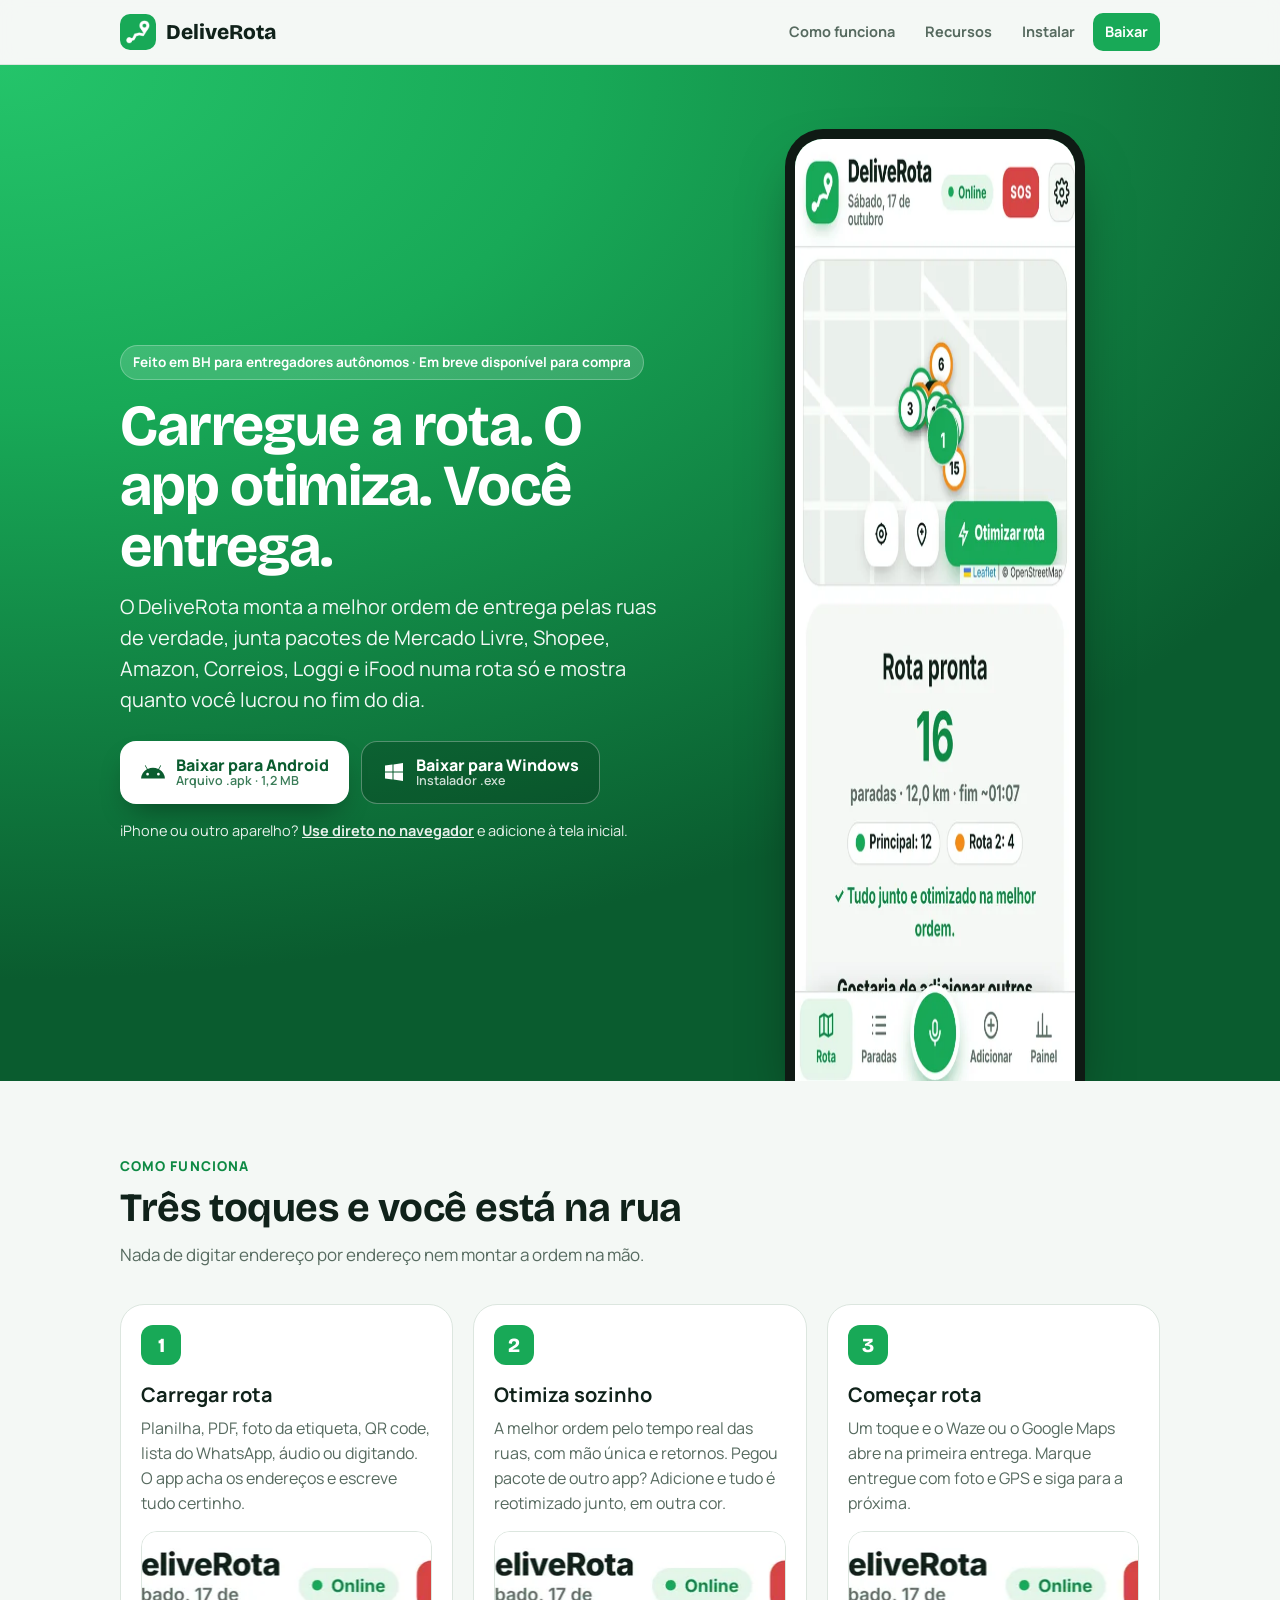
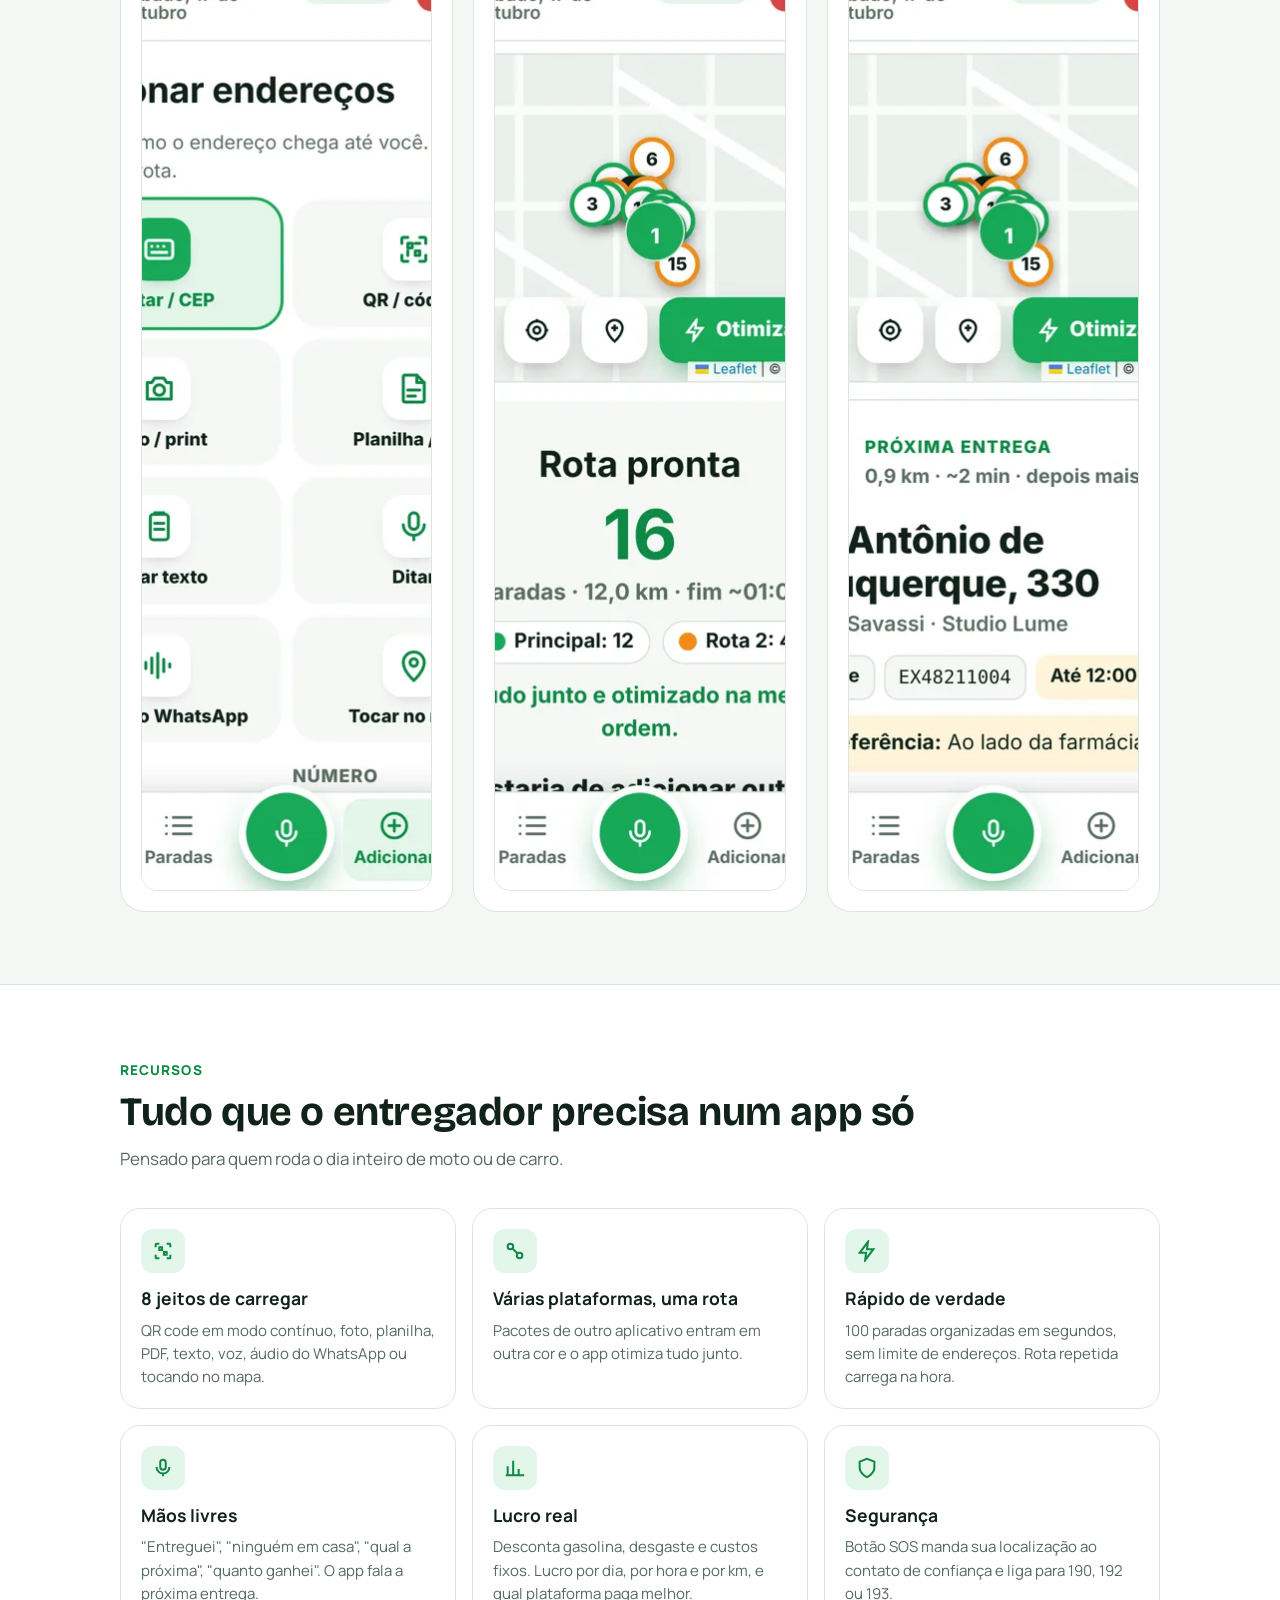
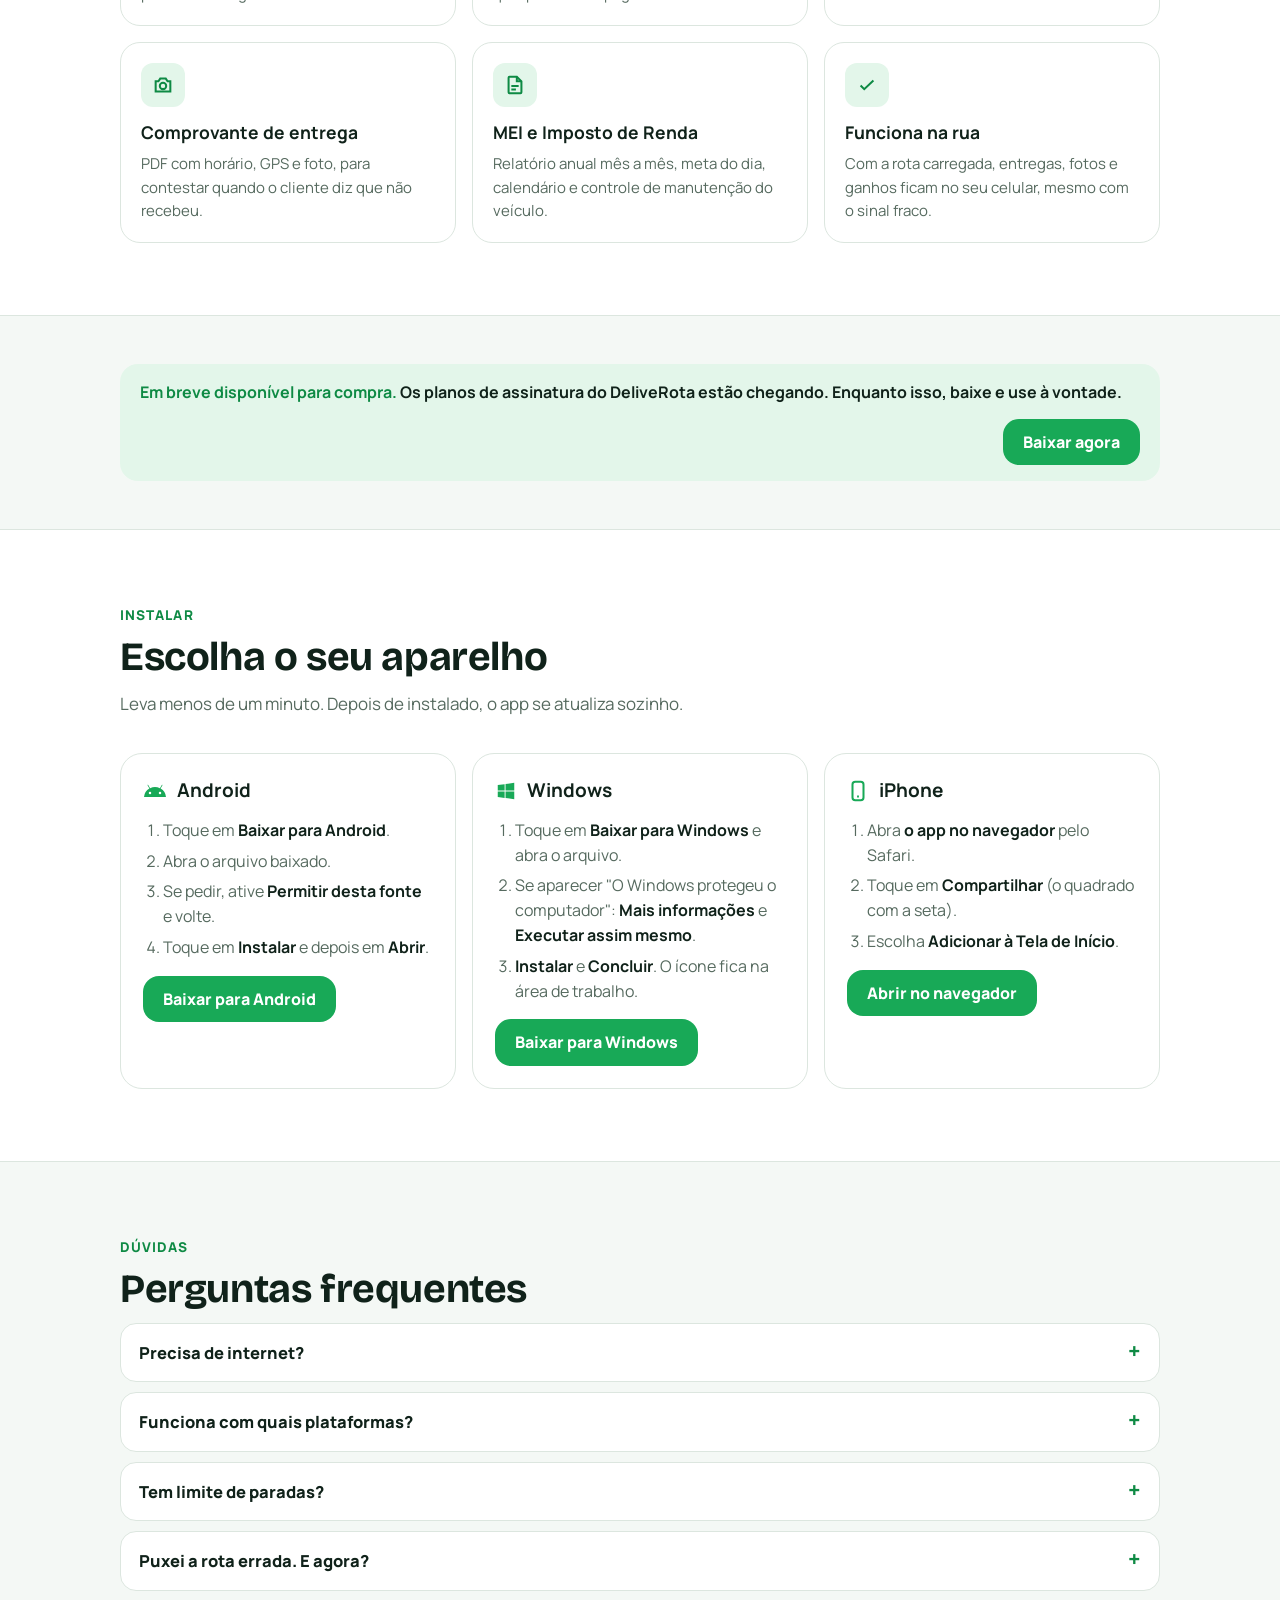
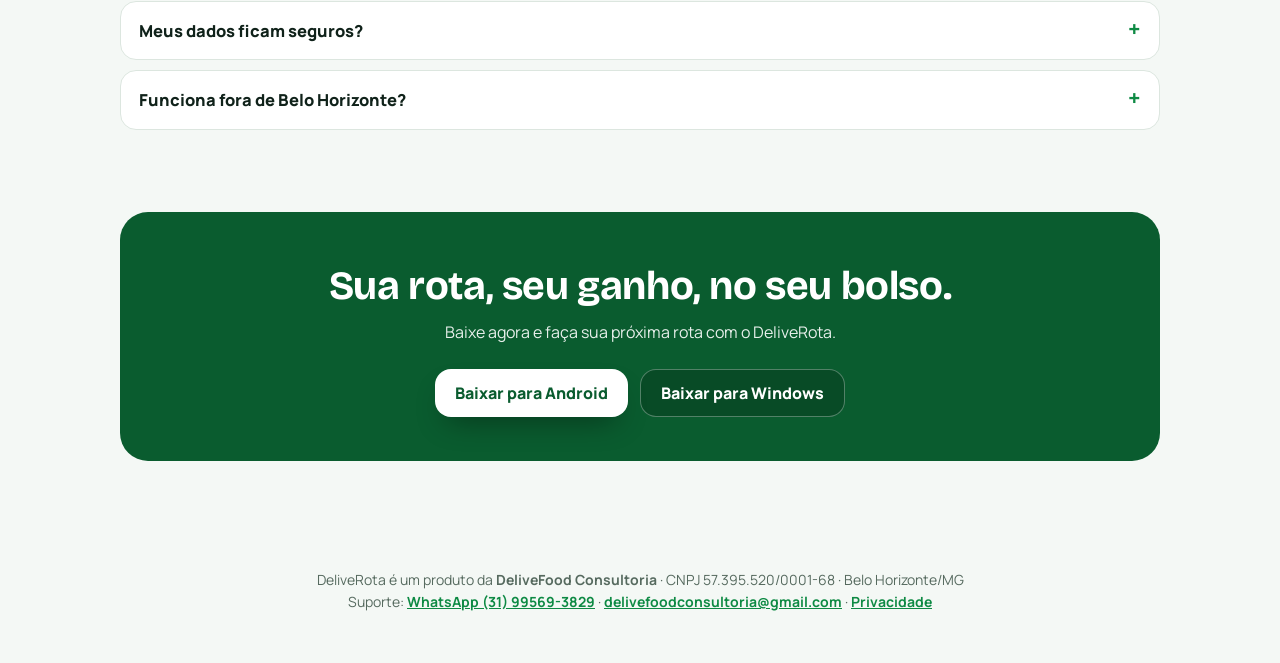
<file: baixar/index.html>
<!doctype html>
<html lang="pt-BR">
<head>
<meta charset="utf-8">
<meta name="viewport" content="width=device-width,initial-scale=1">
<title>DeliveRota · App de rotas para entregadores</title>
<meta name="description" content="Carregue a rota por planilha, PDF, foto, QR code ou WhatsApp. O DeliveRota otimiza sozinho pelas ruas e você começa a entregar. Baixe para Android e Windows.">
<meta name="theme-color" content="#18A957">
<link rel="icon" href="../icons/icon-192.png">
<meta property="og:title" content="DeliveRota · App de rotas para entregadores">
<meta property="og:description" content="Carregue a rota, o app otimiza sozinho e você começa a entregar.">
<meta property="og:image" content="https://delivefoodconsultoria2-dotcom.github.io/baixar/img/2-rota-pronta.webp">
<link rel="preconnect" href="https://fonts.googleapis.com"><link rel="preconnect" href="https://fonts.gstatic.com" crossorigin>
<link href="https://fonts.googleapis.com/css2?family=Bricolage+Grotesque:opsz,wght@12..96,700;12..96,800&family=Manrope:wght@500;600;700;800&display=swap" rel="stylesheet">
<style>
:root{--g:#18A957;--gs:#0E8A44;--gd:#0A5C2F;--soft:#E3F6EA;--ink:#10221A;--mut:#566A5F;--bg:#F4F8F5;--card:#fff;--line:#DCE6DF;--org:#F28C18;--disp:"Bricolage Grotesque",system-ui,sans-serif;--body:Manrope,system-ui,-apple-system,"Segoe UI",Roboto,sans-serif;color-scheme:light}
@media (prefers-color-scheme:dark){:root:not([data-theme="light"]){--soft:#12301F;--ink:#E6F1EA;--mut:#9DB2A5;--bg:#0B1510;--card:#14221A;--line:#26382D;--gs:#5BE08F;color-scheme:dark}}
:root[data-theme="dark"]{--soft:#12301F;--ink:#E6F1EA;--mut:#9DB2A5;--bg:#0B1510;--card:#14221A;--line:#26382D;--gs:#5BE08F;color-scheme:dark}
*{box-sizing:border-box}html{scroll-behavior:smooth}
body{margin:0;background:var(--bg);color:var(--ink);font-family:var(--body);line-height:1.55;-webkit-font-smoothing:antialiased}
a{color:inherit}img{max-width:100%;display:block}
.wrap{max-width:1080px;margin:0 auto;padding:0 20px}
header{position:sticky;top:0;z-index:5;background:color-mix(in srgb,var(--bg) 88%,transparent);backdrop-filter:blur(10px);border-bottom:1px solid var(--line)}
header .wrap{display:flex;align-items:center;gap:12px;height:64px}
.brand{display:flex;align-items:center;gap:10px;text-decoration:none;font-family:var(--disp);font-weight:800;font-size:21px}
.brand img{width:36px;height:36px;border-radius:10px}
header nav{margin-left:auto;display:flex;gap:6px;align-items:center}
header nav a{text-decoration:none;font-weight:700;font-size:14.5px;padding:8px 12px;border-radius:10px;color:var(--mut)}
header nav a.cta{background:var(--g);color:#fff}
@media (max-width:640px){header nav a:not(.cta){display:none}}
.hero{background:radial-gradient(120% 90% at 0% 0%,#24C46A 0%,var(--g) 38%,var(--gd) 100%);color:#fff;overflow:hidden}
.hero .wrap{display:grid;grid-template-columns:1.1fr .9fr;gap:40px;align-items:center;padding-top:56px;padding-bottom:0}
.tag{display:inline-block;background:rgba(255,255,255,.16);border:1px solid rgba(255,255,255,.25);padding:6px 12px;border-radius:99px;font-weight:700;font-size:13.5px}
.hero h1{font-family:var(--disp);font-size:clamp(34px,5.4vw,58px);line-height:1.04;margin:16px 0 14px;letter-spacing:-.02em}
.hero p.lead{font-size:clamp(17px,2vw,20px);opacity:.95;margin:0 0 26px;max-width:540px}
.dl{display:flex;flex-wrap:wrap;gap:12px}
.btn{display:inline-flex;align-items:center;gap:10px;text-decoration:none;font-weight:800;border-radius:16px;padding:14px 20px;font-size:16px;line-height:1.15;border:0;cursor:pointer}
.btn small{display:block;font-weight:600;font-size:12.5px;opacity:.8}
.btn.white{background:#fff;color:var(--gd);box-shadow:0 14px 30px -12px rgba(0,0,0,.45)}
.btn.glass{background:rgba(0,0,0,.18);color:#fff;border:1px solid rgba(255,255,255,.3)}
.btn.green{background:var(--g);color:#fff}
.btn svg{flex:none}
.hero .alt{margin-top:16px;font-size:14.5px;opacity:.9}.hero .alt a{font-weight:700}
.phone{justify-self:center;width:min(300px,78vw);border-radius:38px 38px 0 0;border:10px solid #0F1A14;border-bottom:0;overflow:hidden;box-shadow:0 30px 60px -20px rgba(0,0,0,.55);transform:translateY(8px)}
@media (max-width:820px){.hero .wrap{grid-template-columns:1fr;padding-top:40px}.phone{width:min(270px,72vw)}}
section{padding:72px 0}
.kick{color:var(--gs);font-weight:800;font-size:13.5px;letter-spacing:.08em;text-transform:uppercase}
h2{font-family:var(--disp);font-size:clamp(28px,3.6vw,40px);line-height:1.1;margin:8px 0 12px;letter-spacing:-.01em}
.sub{color:var(--mut);font-size:17px;max-width:640px;margin:0 0 36px}
.steps{display:grid;grid-template-columns:repeat(3,1fr);gap:20px}
.step{background:var(--card);border:1px solid var(--line);border-radius:24px;padding:20px;display:flex;flex-direction:column}
.step .n{width:40px;height:40px;border-radius:12px;background:var(--g);color:#fff;display:grid;place-items:center;font-family:var(--disp);font-weight:800;font-size:20px}
.step h3{font-size:20px;margin:14px 0 6px}.step p{color:var(--mut);margin:0 0 16px}
.step img{border-radius:16px;border:1px solid var(--line);margin-top:auto;aspect-ratio:9/12;object-fit:cover;object-position:top}
@media (max-width:820px){.steps{grid-template-columns:1fr}.step img{aspect-ratio:auto;max-height:420px;object-fit:cover}}
.feat{display:grid;grid-template-columns:repeat(3,1fr);gap:16px}
.f{background:var(--card);border:1px solid var(--line);border-radius:20px;padding:20px}
.f .ic{width:44px;height:44px;border-radius:12px;background:var(--soft);color:var(--gs);display:grid;place-items:center;margin-bottom:12px}
.f h3{margin:0 0 6px;font-size:17.5px}.f p{margin:0;color:var(--mut);font-size:15px}
@media (max-width:900px){.feat{grid-template-columns:1fr 1fr}}@media (max-width:560px){.feat{grid-template-columns:1fr}}
.alt-bg{background:var(--card);border-top:1px solid var(--line);border-bottom:1px solid var(--line)}
.plans{display:grid;grid-template-columns:repeat(4,1fr);gap:14px}
.p{border:2px solid var(--line);border-radius:22px;padding:20px;background:var(--bg);position:relative}
.p.best{border-color:var(--g);background:var(--soft)}
.p .badge{position:absolute;top:-12px;left:20px;background:var(--g);color:#fff;font-weight:800;font-size:12px;padding:4px 10px;border-radius:99px}
.p b{font-size:17px}.p .v{font-family:var(--disp);font-size:30px;font-weight:800;margin:8px 0 0}.p .m{color:var(--mut);font-size:14px}
@media (max-width:900px){.plans{grid-template-columns:1fr 1fr}}
.trial{margin-top:22px;display:flex;align-items:center;gap:14px;flex-wrap:wrap;background:var(--soft);border-radius:18px;padding:16px 20px;font-weight:700}
.inst{display:grid;grid-template-columns:repeat(3,1fr);gap:16px}
.i{background:var(--card);border:1px solid var(--line);border-radius:22px;padding:22px}
.i h3{display:flex;align-items:center;gap:10px;margin:0 0 12px;font-size:19px}
.i ol{margin:0 0 16px;padding-left:20px}.i li{margin:6px 0;color:var(--mut)}.i li b{color:var(--ink)}
@media (max-width:900px){.inst{grid-template-columns:1fr}}
details{background:var(--card);border:1px solid var(--line);border-radius:16px;padding:16px 18px;margin-bottom:10px}
summary{cursor:pointer;font-weight:800;font-size:16.5px;list-style:none;display:flex;justify-content:space-between;gap:10px}
summary::after{content:"+";color:var(--gs);font-size:22px;line-height:1}details[open] summary::after{content:"–"}
details p{color:var(--mut);margin:10px 0 0}
.final{background:var(--gd);color:#fff;text-align:center;border-radius:28px;padding:44px 22px}
.final h2{color:#fff}.final p{opacity:.9;margin:0 0 24px}.final .dl{justify-content:center}
footer{padding:36px 0 50px;color:var(--mut);font-size:14px;text-align:center}
footer a{font-weight:700;color:var(--gs)}
</style>
</head>
<body>
<header><div class="wrap">
  <a class="brand" href="#"><img src="../icons/icon-192.png" alt="">DeliveRota</a>
  <nav><a href="#como">Como funciona</a><a href="#recursos">Recursos</a><a href="#instalar">Instalar</a><a class="cta" href="#instalar">Baixar</a></nav>
</div></header>

<div class="hero"><div class="wrap">
  <div>
    <span class="tag">Feito em BH para entregadores autônomos · Em breve disponível para compra</span>
    <h1>Carregue a rota. O app otimiza. Você entrega.</h1>
    <p class="lead">O DeliveRota monta a melhor ordem de entrega pelas ruas de verdade, junta pacotes de Mercado Livre, Shopee, Amazon, Correios, Loggi e iFood numa rota só e mostra quanto você lucrou no fim do dia.</p>
    <div class="dl">
      <a class="btn white" href="DeliveRota.apk" download><svg width="26" height="26" viewBox="0 0 24 24" fill="currentColor"><path d="M17.6 9.48l1.84-3.18a.38.38 0 00-.66-.38l-1.86 3.22a11.4 11.4 0 00-9.84 0L5.22 5.92a.38.38 0 00-.66.38L6.4 9.48A10.8 10.8 0 001 18h22a10.8 10.8 0 00-5.4-8.52zM7 15.25a1.25 1.25 0 110-2.5 1.25 1.25 0 010 2.5zm10 0a1.25 1.25 0 110-2.5 1.25 1.25 0 010 2.5z"/></svg><span>Baixar para Android<small>Arquivo .apk · 1,2 MB</small></span></a>
      <a class="btn glass" href="DeliveRota-Instalador.exe" download><svg width="24" height="24" viewBox="0 0 24 24" fill="currentColor"><path d="M3 5.5l7.5-1v7H3v-6zm8.5-1.1L21 3v8.5h-9.5V4.4zM3 12.5h7.5v7L3 18.5v-6zm8.5 0H21V21l-9.5-1.4v-7.1z"/></svg><span>Baixar para Windows<small>Instalador .exe</small></span></a>
    </div>
    <p class="alt">iPhone ou outro aparelho? <a href="../">Use direto no navegador</a> e adicione à tela inicial.</p>
  </div>
  <img class="phone" src="img/2-rota-pronta.webp" alt="Tela do DeliveRota com a rota pronta: 16 paradas, rota principal em verde e rota 2 em laranja" width="540" height="960">
</div></div>

<section id="como"><div class="wrap">
  <span class="kick">Como funciona</span>
  <h2>Três toques e você está na rua</h2>
  <p class="sub">Nada de digitar endereço por endereço nem montar a ordem na mão.</p>
  <div class="steps">
    <div class="step"><span class="n">1</span><h3>Carregar rota</h3><p>Planilha, PDF, foto da etiqueta, QR code, lista do WhatsApp, áudio ou digitando. O app acha os endereços e escreve tudo certinho.</p><img src="img/4-adicionar.webp" alt="Formas de carregar a rota" loading="lazy" width="540" height="960"></div>
    <div class="step"><span class="n">2</span><h3>Otimiza sozinho</h3><p>A melhor ordem pelo tempo real das ruas, com mão única e retornos. Pegou pacote de outro app? Adicione e tudo é reotimizado junto, em outra cor.</p><img src="img/2-rota-pronta.webp" alt="Rota pronta e otimizada" loading="lazy" width="540" height="960"></div>
    <div class="step"><span class="n">3</span><h3>Começar rota</h3><p>Um toque e o Waze ou o Google Maps abre na primeira entrega. Marque entregue com foto e GPS e siga para a próxima.</p><img src="img/3-proxima-entrega.webp" alt="Próxima entrega com botão de navegar" loading="lazy" width="540" height="960"></div>
  </div>
</div></section>

<section id="recursos" class="alt-bg"><div class="wrap">
  <span class="kick">Recursos</span>
  <h2>Tudo que o entregador precisa num app só</h2>
  <p class="sub">Pensado para quem roda o dia inteiro de moto ou de carro.</p>
  <div class="feat">
    <div class="f"><div class="ic"><svg width="22" height="22" viewBox="0 0 24 24" fill="none" stroke="currentColor" stroke-width="2.2"><path d="M4 8V5a1 1 0 011-1h3M16 4h3a1 1 0 011 1v3M20 16v3a1 1 0 01-1 1h-3M8 20H5a1 1 0 01-1-1v-3"/><path d="M8 8h3v3H8zM13 13h3v3h-3z"/></svg></div><h3>8 jeitos de carregar</h3><p>QR code em modo contínuo, foto, planilha, PDF, texto, voz, áudio do WhatsApp ou tocando no mapa.</p></div>
    <div class="f"><div class="ic"><svg width="22" height="22" viewBox="0 0 24 24" fill="none" stroke="currentColor" stroke-width="2.2"><circle cx="7" cy="7" r="3"/><circle cx="17" cy="17" r="3"/><path d="M9.5 9.5l5 5"/></svg></div><h3>Várias plataformas, uma rota</h3><p>Pacotes de outro aplicativo entram em outra cor e o app otimiza tudo junto.</p></div>
    <div class="f"><div class="ic"><svg width="22" height="22" viewBox="0 0 24 24" fill="none" stroke="currentColor" stroke-width="2.2"><path d="M13 2L4 14h7l-1 8 9-12h-7z"/></svg></div><h3>Rápido de verdade</h3><p>100 paradas organizadas em segundos, sem limite de endereços. Rota repetida carrega na hora.</p></div>
    <div class="f"><div class="ic"><svg width="22" height="22" viewBox="0 0 24 24" fill="none" stroke="currentColor" stroke-width="2.2"><rect x="9" y="3" width="6" height="11" rx="3"/><path d="M5 11a7 7 0 0014 0M12 18v3"/></svg></div><h3>Mãos livres</h3><p>"Entreguei", "ninguém em casa", "qual a próxima", "quanto ganhei". O app fala a próxima entrega.</p></div>
    <div class="f"><div class="ic"><svg width="22" height="22" viewBox="0 0 24 24" fill="none" stroke="currentColor" stroke-width="2.2"><path d="M4 20V10M10 20V4M16 20v-7M22 20H2"/></svg></div><h3>Lucro real</h3><p>Desconta gasolina, desgaste e custos fixos. Lucro por dia, por hora e por km, e qual plataforma paga melhor.</p></div>
    <div class="f"><div class="ic"><svg width="22" height="22" viewBox="0 0 24 24" fill="none" stroke="currentColor" stroke-width="2.2"><path d="M12 22s8-4 8-10V5l-8-3-8 3v7c0 6 8 10 8 10z"/></svg></div><h3>Segurança</h3><p>Botão SOS manda sua localização ao contato de confiança e liga para 190, 192 ou 193.</p></div>
    <div class="f"><div class="ic"><svg width="22" height="22" viewBox="0 0 24 24" fill="none" stroke="currentColor" stroke-width="2.2"><path d="M4 8h3l2-3h6l2 3h3v11H4z"/><circle cx="12" cy="13" r="3.5"/></svg></div><h3>Comprovante de entrega</h3><p>PDF com horário, GPS e foto, para contestar quando o cliente diz que não recebeu.</p></div>
    <div class="f"><div class="ic"><svg width="22" height="22" viewBox="0 0 24 24" fill="none" stroke="currentColor" stroke-width="2.2"><path d="M14 3H6a1 1 0 00-1 1v16a1 1 0 001 1h12a1 1 0 001-1V8z"/><path d="M14 3v5h5M8 13h8M8 17h5"/></svg></div><h3>MEI e Imposto de Renda</h3><p>Relatório anual mês a mês, meta do dia, calendário e controle de manutenção do veículo.</p></div>
    <div class="f"><div class="ic"><svg width="22" height="22" viewBox="0 0 24 24" fill="none" stroke="currentColor" stroke-width="2.2"><path d="M5 12.5l4 4L19 7"/></svg></div><h3>Funciona na rua</h3><p>Com a rota carregada, entregas, fotos e ganhos ficam no seu celular, mesmo com o sinal fraco.</p></div>
  </div>
</div></section>

<section id="planos" style="padding:48px 0"><div class="wrap">
  <div class="trial" style="margin:0"><span><b style="color:var(--gs)">Em breve disponível para compra.</b> Os planos de assinatura do DeliveRota estão chegando. Enquanto isso, baixe e use à vontade.</span><a class="btn green" href="#instalar" style="margin-left:auto">Baixar agora</a></div>
</div></section>

<section id="instalar" class="alt-bg"><div class="wrap">
  <span class="kick">Instalar</span>
  <h2>Escolha o seu aparelho</h2>
  <p class="sub">Leva menos de um minuto. Depois de instalado, o app se atualiza sozinho.</p>
  <div class="inst">
    <div class="i"><h3><svg width="24" height="24" viewBox="0 0 24 24" fill="var(--g)"><path d="M17.6 9.48l1.84-3.18a.38.38 0 00-.66-.38l-1.86 3.22a11.4 11.4 0 00-9.84 0L5.22 5.92a.38.38 0 00-.66.38L6.4 9.48A10.8 10.8 0 001 18h22a10.8 10.8 0 00-5.4-8.52zM7 15.25a1.25 1.25 0 110-2.5 1.25 1.25 0 010 2.5zm10 0a1.25 1.25 0 110-2.5 1.25 1.25 0 010 2.5z"/></svg>Android</h3>
      <ol><li>Toque em <b>Baixar para Android</b>.</li><li>Abra o arquivo baixado.</li><li>Se pedir, ative <b>Permitir desta fonte</b> e volte.</li><li>Toque em <b>Instalar</b> e depois em <b>Abrir</b>.</li></ol>
      <a class="btn green" href="DeliveRota.apk" download>Baixar para Android</a></div>
    <div class="i"><h3><svg width="22" height="22" viewBox="0 0 24 24" fill="var(--g)"><path d="M3 5.5l7.5-1v7H3v-6zm8.5-1.1L21 3v8.5h-9.5V4.4zM3 12.5h7.5v7L3 18.5v-6zm8.5 0H21V21l-9.5-1.4v-7.1z"/></svg>Windows</h3>
      <ol><li>Toque em <b>Baixar para Windows</b> e abra o arquivo.</li><li>Se aparecer "O Windows protegeu o computador": <b>Mais informações</b> e <b>Executar assim mesmo</b>.</li><li><b>Instalar</b> e <b>Concluir</b>. O ícone fica na área de trabalho.</li></ol>
      <a class="btn green" href="DeliveRota-Instalador.exe" download>Baixar para Windows</a></div>
    <div class="i"><h3><svg width="22" height="22" viewBox="0 0 24 24" fill="none" stroke="var(--g)" stroke-width="2.2"><rect x="6" y="2" width="12" height="20" rx="3"/><path d="M11 18h2"/></svg>iPhone</h3>
      <ol><li>Abra <b>o app no navegador</b> pelo Safari.</li><li>Toque em <b>Compartilhar</b> (o quadrado com a seta).</li><li>Escolha <b>Adicionar à Tela de Início</b>.</li></ol>
      <a class="btn green" href="../">Abrir no navegador</a></div>
  </div>
</div></section>

<section id="duvidas"><div class="wrap">
  <span class="kick">Dúvidas</span>
  <h2>Perguntas frequentes</h2>
  <details><summary>Precisa de internet?</summary><p>Para carregar a rota e ver o mapa, sim. Depois que a rota está pronta, marcar entregas, fotos e ganhos funcionam no celular mesmo com o sinal fraco. Dica: carregue a rota antes de sair, no Wi-Fi.</p></details>
  <details><summary>Funciona com quais plataformas?</summary><p>Com qualquer uma: Mercado Livre, Shopee, Amazon, Correios, Loggi, iFood e outras. Cada lote que você adiciona depois aparece numa cor diferente na mesma rota.</p></details>
  <details><summary>Tem limite de paradas?</summary><p>Não. O app organiza 100 paradas em segundos e aceita mais se precisar.</p></details>
  <details><summary>Puxei a rota errada. E agora?</summary><p>Toque em Cancelar rota (dois toques para confirmar) e carregue outra. No meio da rota, ele tira só as entregas que faltam e mantém as já feitas no seu ganho do dia.</p></details>
  <details><summary>Meus dados ficam seguros?</summary><p>Suas entregas, fotos e ganhos ficam guardados no seu próprio aparelho. O nome e o e-mail da conta servem só para o login. Veja a <a href="../politica-de-privacidade.html">política de privacidade</a>.</p></details>
  <details><summary>Funciona fora de Belo Horizonte?</summary><p>Sim. O app começa configurado para BH e Grande BH, mas você troca a cidade em Configurações.</p></details>
</div></section>

<section style="padding-top:0"><div class="wrap">
  <div class="final"><h2>Sua rota, seu ganho, no seu bolso.</h2><p>Baixe agora e faça sua próxima rota com o DeliveRota.</p>
    <div class="dl"><a class="btn white" href="DeliveRota.apk" download>Baixar para Android</a><a class="btn glass" href="DeliveRota-Instalador.exe" download>Baixar para Windows</a></div></div>
</div></section>

<footer><div class="wrap">
  DeliveRota é um produto da <b>DeliveFood Consultoria</b> · CNPJ 57.395.520/0001-68 · Belo Horizonte/MG<br>
  Suporte: <a href="https://wa.me/5531995693829">WhatsApp (31) 99569-3829</a> · <a href="mailto:delivefoodconsultoria@gmail.com">delivefoodconsultoria@gmail.com</a> · <a href="../politica-de-privacidade.html">Privacidade</a>
</div></footer>
</body>
</html>
</file>
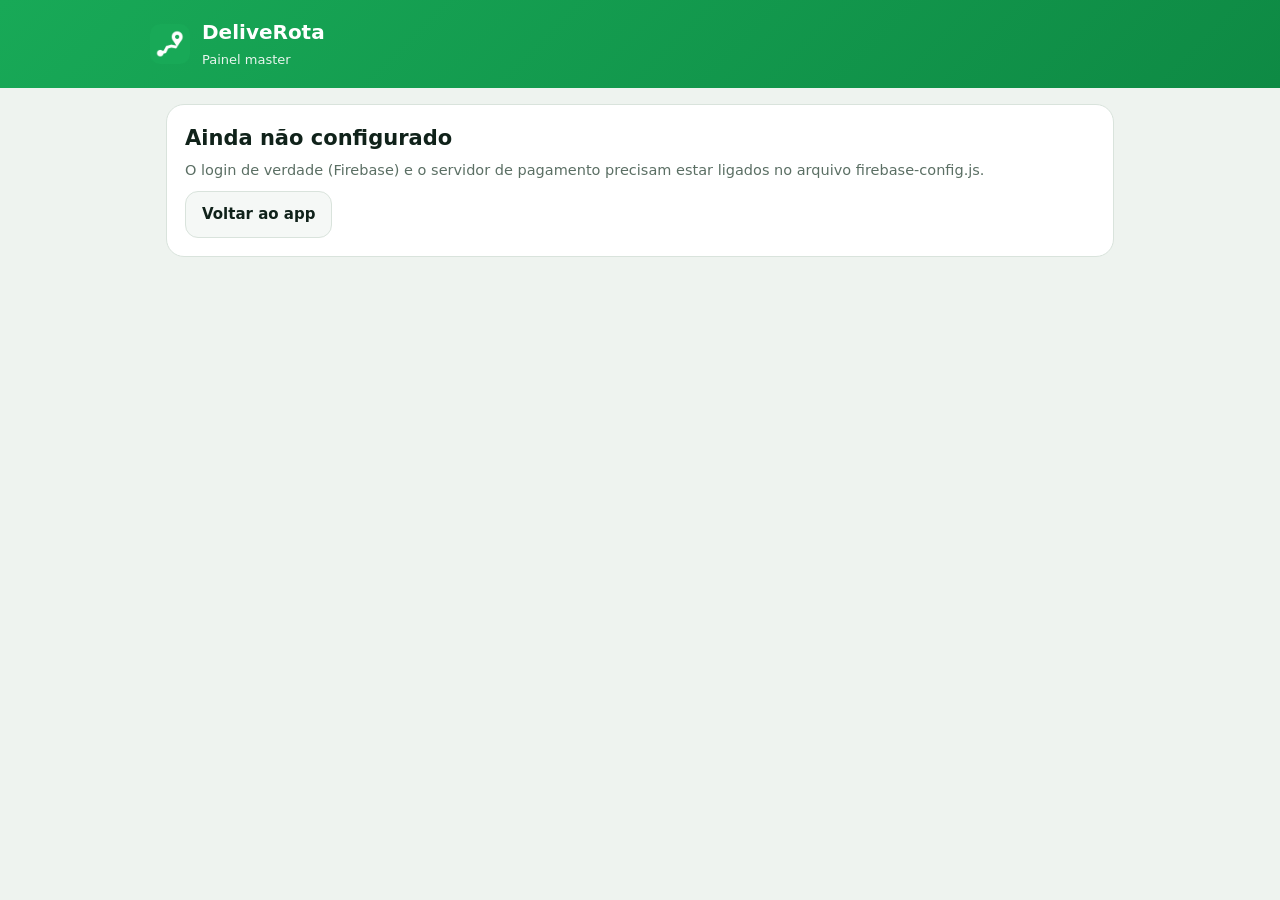
<file: admin.html>
<!doctype html>
<html lang="pt-BR"><head><meta charset="utf-8"><meta name="viewport" content="width=device-width,initial-scale=1">
<title>Painel master · DeliveRota</title><meta name="theme-color" content="#18A957"><meta name="robots" content="noindex"><link rel="icon" href="icons/icon-192.png">
<link rel="stylesheet" href="conta.css"></head>
<body>
<header class="top"><div class="in"><img src="icons/icon-192.png" alt=""><div><b>DeliveRota</b><span>Painel master</span></div><div class="who" id="who"></div></div></header>
<main id="box"></main>
<script src="firebase-config.js"></script>
<script src="conta.js"></script>
<script>
(function () {
  const $ = s => document.querySelector(s), C = window.Conta, esc = C.esc;
  const box = $("#box"); let d = null, busca = "";
  const TXT = { admin: "Admin", ativo: "Pagante", teste: "Em teste", precisa_cpf: "Sem CPF", vencido: "Vencido", bloqueado: "Bloqueado" };
  const quando = ts => ts ? new Date(ts * 1000).toLocaleString("pt-BR", { day: "2-digit", month: "2-digit", year: "2-digit", hour: "2-digit", minute: "2-digit" }) : "—";
  async function carregar() { d = await C.api("admin.php?busca=" + encodeURIComponent(busca)); desenhar(); }
  async function acao(uid, a, extra) { try { await C.api("admin.php?busca=" + encodeURIComponent(busca), { uid, acao: a, ...extra }); await carregar(); } catch (x) { alert(x.message); } }
  function desenhar() {
    const t = d.total || {};
    const al = d.alertas || [], rk = Object.entries(d.mais_suspeitos || {});
    box.innerHTML = `<div class="kpis"><div class="kpi"><b>${t.t || 0}</b><span>Contas</span></div><div class="kpi"><b>${t.pagantes || 0}</b><span>Pagantes</span></div><div class="kpi"><b>${t.em_teste || 0}</b><span>Em teste</span></div><div class="kpi"><b>${t.bloqueados || 0}</b><span>Bloqueadas</span></div></div>
      <div class="card"><h3>Suspeitos de várias contas</h3>
        ${al.length ? `<p class="sub">Quem tentou usar o mesmo celular ou o mesmo CPF em outra conta. A conta nova é bloqueada sozinha; a antiga continua normal.</p>
        <div class="rank" style="margin-bottom:12px">${rk.map(([e, n]) => `<span>${esc(e)} · ${n}x</span>`).join("")}</div>
        <div class="lista">${al.map(a => `<div class="item alerta"><div class="l1"><b>${esc(a.email || "?")}</b><span class="pill bloqueado">${a.tipo === "mesmo_cpf" ? "Mesmo CPF" : "Mesmo celular"}</span></div>
          <div class="l2">Já usado por <b>${esc(a.outro_email || "?")}</b> · ${esc(a.detalhe || "")} · ${quando(a.quando)}</div></div>`).join("")}</div>`
        : `<p class="sub">Nenhuma tentativa até agora.</p>`}</div>
      <div class="card"><h3>Contas</h3><div class="row"><input id="q" placeholder="Buscar por e-mail, nome ou CPF" value="${esc(busca)}" style="flex:1;margin:0"><button class="btn ghost" id="qb">Buscar</button></div>
        <div class="lista" style="margin-top:12px">${(d.contas || []).map(u => `<div class="item"><div class="l1"><b>${esc(u.nome || u.email)}</b><span class="pill ${u.acesso}">${TXT[u.acesso] || u.acesso}</span>${u.plano ? `<span class="pill">${esc(u.plano)}</span>` : ""}</div>
          <div class="l2">${esc(u.email)} · CPF ${esc(u.cpf || "—")} · criada ${quando(u.criado_em)} · visto ${quando(u.visto_em)}${u.ate_txt ? ` · até ${C.fmtData(u.ate_txt)}` : ""}${u.motivo ? `<br><b>${esc(u.motivo)}</b>` : ""}</div>
          <div class="row">${+u.bloqueado ? `<button class="btn primary sm" data-a="desbloquear" data-u="${esc(u.uid)}">Desbloquear</button>` : `<button class="btn warn sm" data-a="bloquear" data-u="${esc(u.uid)}">Bloquear</button>`}
            <button class="btn ghost sm" data-a="dias" data-u="${esc(u.uid)}">Dar dias grátis</button>${u.cpf ? `<button class="btn ghost sm" data-a="limpar_cpf" data-u="${esc(u.uid)}">Liberar CPF</button>` : ""}</div></div>`).join("") || `<p class="sub">Nenhuma conta encontrada.</p>`}</div></div>
      <a class="btn ghost" href="./">Voltar para o app</a>`;
    $("#qb").onclick = () => { busca = $("#q").value.trim(); carregar(); };
    $("#q").onkeydown = e => { if (e.key === "Enter") $("#qb").click(); };
    box.querySelectorAll("[data-a]").forEach(b => b.addEventListener("click", () => {
      const a = b.dataset.a, uid = b.dataset.u;
      if (a === "dias") { const n = parseInt(prompt("Quantos dias liberar para esta conta?", "30"), 10); if (n > 0) acao(uid, a, { dias: n }); return; }
      if (a === "bloquear" && !confirm("Bloquear esta conta?")) return;
      if (a === "limpar_cpf" && !confirm("Liberar o CPF desta conta para ser usado em outra?")) return;
      acao(uid, a);
    }));
  }
  C.iniciar(box, async user => {
    $("#who").innerHTML = `<span>${esc(user.email)}</span><br><button id="sair">Sair</button>`; $("#sair").onclick = C.sair;
    try { await carregar(); }
    catch (x) { box.innerHTML = `<div class="card"><h2>Sem acesso</h2><p class="sub">${esc(x.message)}</p><a class="btn ghost" href="./">Voltar ao app</a></div>`; }
  });
})();
</script>
</body></html>
</file>
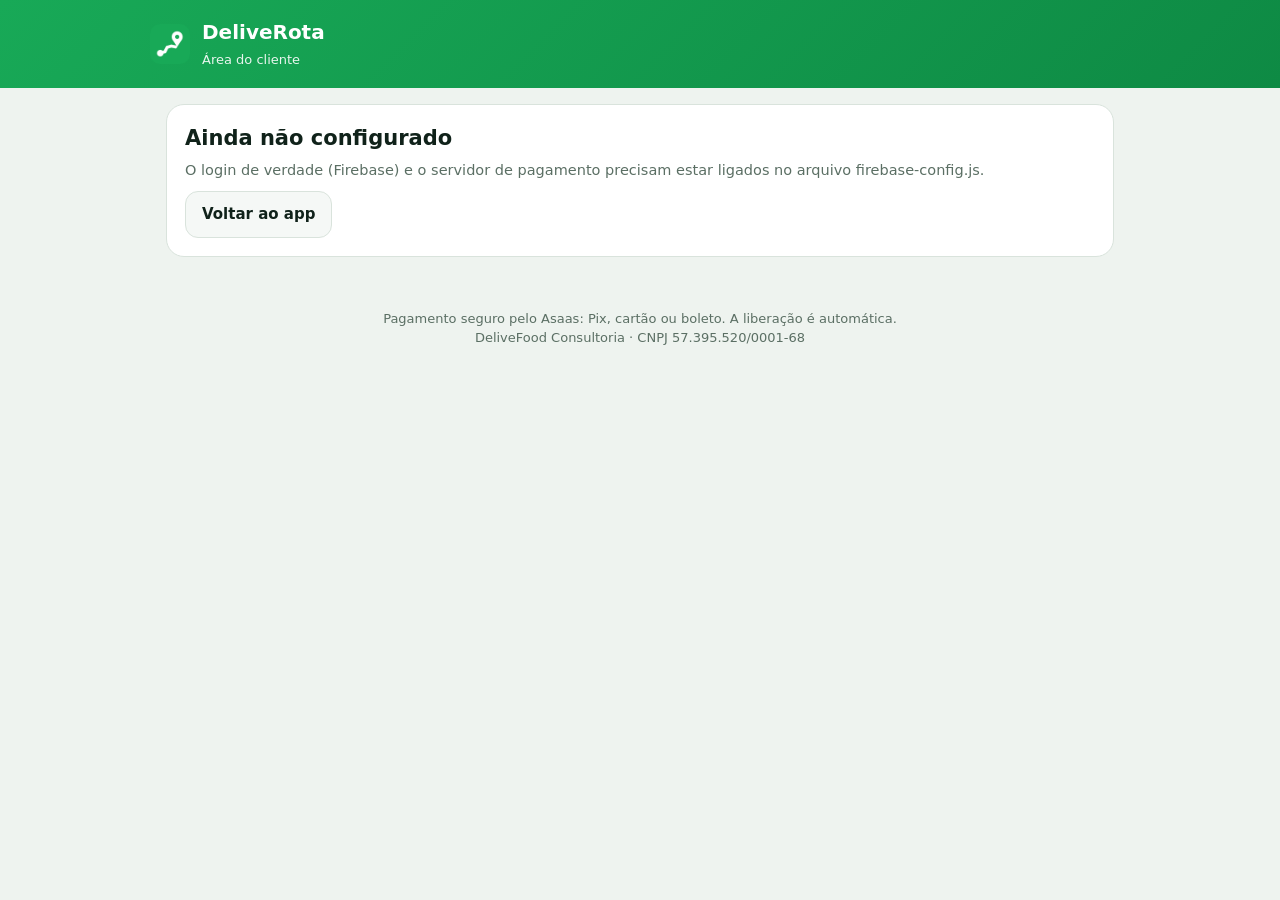
<file: planos.html>
<!doctype html>
<html lang="pt-BR"><head><meta charset="utf-8"><meta name="viewport" content="width=device-width,initial-scale=1">
<title>Minha assinatura · DeliveRota</title><meta name="theme-color" content="#18A957"><link rel="icon" href="icons/icon-192.png">
<link rel="stylesheet" href="conta.css"></head>
<body>
<header class="top"><div class="in"><img src="icons/icon-192.png" alt=""><div><b>DeliveRota</b><span>Área do cliente</span></div><div class="who" id="who"></div></div></header>
<main id="box"></main>
<p class="foot">Pagamento seguro pelo Asaas: Pix, cartão ou boleto. A liberação é automática.<br>DeliveFood Consultoria · CNPJ 57.395.520/0001-68</p>
<script src="firebase-config.js"></script>
<script src="conta.js"></script>
<script>
(function () {
  const $ = s => document.querySelector(s), C = window.Conta, esc = C.esc;
  const box = $("#box"); let st = null, escolhido = null;
  const TXT = { admin: "Administrador", ativo: "Assinatura ativa", teste: "Teste grátis", precisa_cpf: "Teste ainda não liberado", vencido: "Vencido", bloqueado: "Bloqueada" };
  const cpfMask = v => v.replace(/\D/g, "").slice(0, 11).replace(/(\d{3})(\d)/, "$1.$2").replace(/(\d{3})(\d)/, "$1.$2").replace(/(\d{3})(\d{1,2})$/, "$1-$2");
  function desenhar(user) {
    $("#who").innerHTML = `<span>${esc(user.email)}</span><br><button id="sair">Sair</button>`; $("#sair").onclick = C.sair;
    const p = st; const base = (p.planos.find(x => x.meses === 1) || p.planos[0]).por_mes;
    const linha = p.acesso === "ativo" ? `Válida até <b>${C.fmtData(p.ate)}</b>${p.assinatura_ativa ? " · renova automaticamente" : " · renovação cancelada"}`
      : p.acesso === "teste" ? `Faltam <b>${p.dias_restantes} dia${p.dias_restantes === 1 ? "" : "s"}</b> (até ${C.fmtData(p.ate)}). Se assinar agora, você não perde os dias do teste.`
      : p.acesso === "precisa_cpf" ? `Abra o app e informe seu CPF para começar os ${p.dias_teste} dias grátis, ou assine direto aqui.`
      : p.acesso === "bloqueado" ? esc(p.motivo || "Fale com o suporte.") : p.acesso === "admin" ? "Acesso total, sem cobrança." : "Seu acesso terminou. Escolha um plano para voltar a usar.";
    box.innerHTML = `<div class="card"><div class="status"><h2 style="margin:0">Minha assinatura</h2><span class="pill ${p.acesso}">${TXT[p.acesso] || p.acesso}</span></div><p class="sub" style="margin-top:8px">${linha}</p>
        ${p.assinatura_ativa ? `<button class="btn warn sm" id="cancelar">Cancelar renovação</button>` : ""}</div>
      ${p.acesso === "bloqueado" || p.acesso === "admin" ? "" : `<div class="card"><h3>${p.acesso === "ativo" ? "Trocar de plano" : "Escolha seu plano"}</h3>
        <div class="planos">${p.planos.map(x => { const eco = Math.round((1 - x.por_mes / base) * 100); return `<button class="plano" data-id="${esc(x.id)}" aria-pressed="false">${eco > 0 ? `<span class="tag">-${eco}%</span>` : ""}<b>${esc(x.nome)}</b><div class="v">${C.fmtReal(x.valor)}</div><div class="m">${x.meses > 1 ? `${C.fmtReal(x.por_mes)} por mês · cobrado a cada ${x.meses} meses` : "cobrado todo mês"}</div></button>`; }).join("")}</div>
        ${p.tem_cpf ? "" : `<label>Seu CPF (para a nota da cobrança)<input id="cpf" inputmode="numeric" placeholder="000.000.000-00" maxlength="14"></label>`}
        <p class="err" id="err" hidden></p>
        <button class="btn primary" id="assinar" disabled style="width:100%">Escolha um plano acima</button>
        <p class="sub" style="margin-top:10px">Você vai para a página de pagamento do Asaas. Pix confirma em minutos; cartão na hora; boleto em até 3 dias úteis. Pode cancelar quando quiser.</p></div>`}
      <a class="btn ghost" href="./">Voltar para o app</a>`;
    document.querySelectorAll(".plano").forEach(b => b.addEventListener("click", () => {
      document.querySelectorAll(".plano").forEach(x => x.setAttribute("aria-pressed", x === b)); escolhido = b.dataset.id;
      const pl = p.planos.find(x => x.id === escolhido); const a = $("#assinar"); a.disabled = false; a.textContent = `Assinar ${pl.nome} · ${C.fmtReal(pl.valor)}`;
    }));
    const cpf = $("#cpf"); if (cpf) cpf.addEventListener("input", e => e.target.value = cpfMask(e.target.value));
    const as = $("#assinar"); if (as) as.addEventListener("click", async () => {
      const er = $("#err"); er.hidden = true; as.disabled = true; const t = as.textContent; as.textContent = "Gerando pagamento…";
      try { const r = await C.api("assinar.php", { plano: escolhido, cpf: cpf ? cpf.value : "", nome: user.displayName ? user.displayName.replace(/\|TEMP$/, "") : "" }); location.href = r.link; }
      catch (x) { er.hidden = false; er.textContent = x.message; as.disabled = false; as.textContent = t; }
    });
    const cc = $("#cancelar"); if (cc) cc.addEventListener("click", async () => {
      if (cc.dataset.ok !== "1") { cc.dataset.ok = "1"; cc.textContent = "Toque de novo para confirmar"; return; }
      try { st = await C.api("cancelar.php", {}); desenhar(user); } catch (x) { alert(x.message); }
    });
  }
  C.iniciar(box, async user => {
    try { st = await C.api("status.php"); desenhar(user); }
    catch (x) { box.innerHTML = `<div class="card"><h2>Ops</h2><p class="sub">${esc(x.message)}</p><button class="btn ghost" onclick="location.reload()">Tentar de novo</button></div>`; }
  });
})();
</script>
</body></html>
</file>
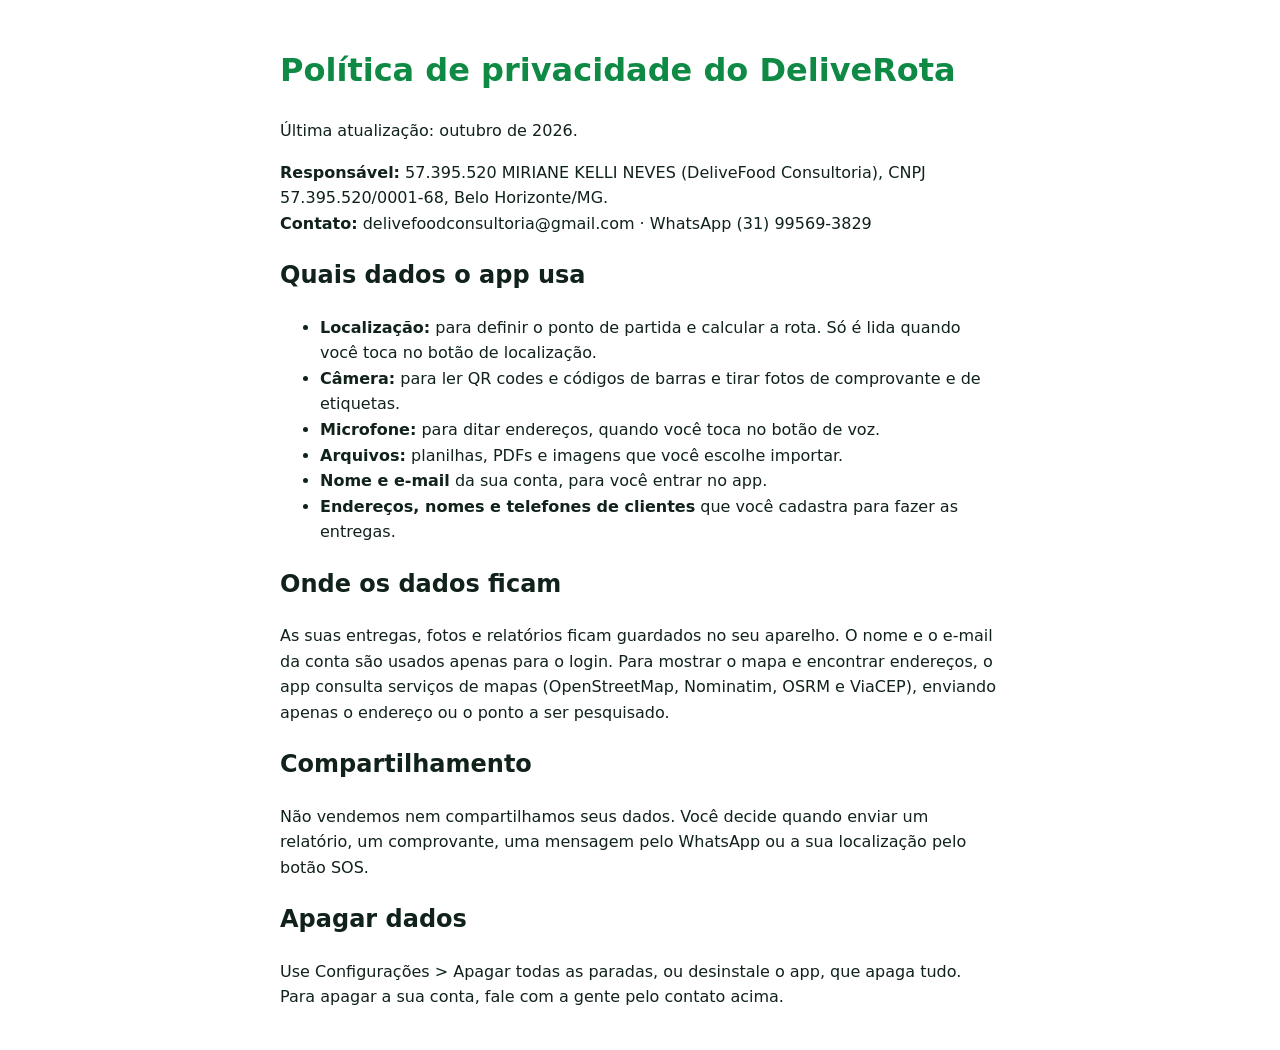
<file: politica-de-privacidade.html>
<!doctype html><html lang="pt-BR"><head><meta charset="utf-8"><meta name="viewport" content="width=device-width,initial-scale=1"><title>Política de privacidade · DeliveRota</title>
<style>body{font-family:system-ui,sans-serif;max-width:720px;margin:0 auto;padding:24px 16px;line-height:1.6;color:#10221A}h1{color:#0E8A44}</style></head><body>
<h1>Política de privacidade do DeliveRota</h1>
<p>Última atualização: outubro de 2026.</p>
<p><b>Responsável:</b> 57.395.520 MIRIANE KELLI NEVES (DeliveFood Consultoria), CNPJ 57.395.520/0001-68, Belo Horizonte/MG.<br><b>Contato:</b> delivefoodconsultoria@gmail.com · WhatsApp (31) 99569-3829</p>
<h2>Quais dados o app usa</h2>
<ul>
<li><b>Localização:</b> para definir o ponto de partida e calcular a rota. Só é lida quando você toca no botão de localização.</li>
<li><b>Câmera:</b> para ler QR codes e códigos de barras e tirar fotos de comprovante e de etiquetas.</li>
<li><b>Microfone:</b> para ditar endereços, quando você toca no botão de voz.</li>
<li><b>Arquivos:</b> planilhas, PDFs e imagens que você escolhe importar.</li>
<li><b>Nome e e-mail</b> da sua conta, para você entrar no app.</li>
<li><b>Endereços, nomes e telefones de clientes</b> que você cadastra para fazer as entregas.</li>
</ul>
<h2>Onde os dados ficam</h2>
<p>As suas entregas, fotos e relatórios ficam guardados no seu aparelho. O nome e o e-mail da conta são usados apenas para o login. Para mostrar o mapa e encontrar endereços, o app consulta serviços de mapas (OpenStreetMap, Nominatim, OSRM e ViaCEP), enviando apenas o endereço ou o ponto a ser pesquisado.</p>
<h2>Compartilhamento</h2>
<p>Não vendemos nem compartilhamos seus dados. Você decide quando enviar um relatório, um comprovante, uma mensagem pelo WhatsApp ou a sua localização pelo botão SOS.</p>
<h2>Apagar dados</h2>
<p>Use Configurações &gt; Apagar todas as paradas, ou desinstale o app, que apaga tudo. Para apagar a sua conta, fale com a gente pelo contato acima.</p>
</body></html>
</file>
<file: conta.css>
/* DeliveRota — Área do cliente e Painel master */
:root{--green:#18A957;--green-strong:#0E8A44;--green-soft:#E3F6EA;--ink:#10221A;--muted:#5B6F64;--bg:#EEF3EF;--surface:#fff;--surface-2:#F5F8F6;--line:#D9E3DC;--red:#D64545;--red-soft:#FDE8E8;--amber:#B57A00;--amber-soft:#FFF4DA;color-scheme:light}
@media (prefers-color-scheme:dark){:root:not([data-theme="light"]){--green:#2BCB6E;--green-strong:#5BE08F;--green-soft:#12301F;--ink:#E6F1EA;--muted:#97AC9F;--bg:#0C1611;--surface:#14221A;--surface-2:#1A2B21;--line:#28392E;--red:#FF7B7B;--red-soft:#3A1C1C;--amber:#F2C14E;--amber-soft:#33290F;color-scheme:dark}}
:root[data-theme="dark"]{--green:#2BCB6E;--green-strong:#5BE08F;--green-soft:#12301F;--ink:#E6F1EA;--muted:#97AC9F;--bg:#0C1611;--surface:#14221A;--surface-2:#1A2B21;--line:#28392E;--red:#FF7B7B;--red-soft:#3A1C1C;--amber:#F2C14E;--amber-soft:#33290F;color-scheme:dark}
*{box-sizing:border-box}
body{margin:0;background:var(--bg);color:var(--ink);font-family:Manrope,system-ui,-apple-system,"Segoe UI",Roboto,sans-serif;line-height:1.45}
header.top{background:linear-gradient(135deg,var(--green),var(--green-strong));color:#fff;padding:18px 16px}
header.top .in{max-width:980px;margin:0 auto;display:flex;align-items:center;gap:12px}
header.top img{width:40px;height:40px;border-radius:10px}
header.top b{font-size:20px;display:block}
header.top span{opacity:.9;font-size:13px}
header.top .who{margin-left:auto;text-align:right;font-size:13px}
header.top .who button{background:rgba(255,255,255,.18);color:#fff;border:0;border-radius:9px;padding:6px 10px;font-weight:700;margin-top:4px;cursor:pointer}
main{max-width:980px;margin:0 auto;padding:16px}
.card{background:var(--surface);border:1px solid var(--line);border-radius:18px;padding:18px;margin-bottom:14px}
.card h2{margin:0 0 6px;font-size:21px}
.card h3{margin:0 0 10px;font-size:17px}
.sub{color:var(--muted);margin:0 0 10px;font-size:14.5px}
label{display:block;font-weight:700;font-size:14px;margin:10px 0}
input,select{display:block;width:100%;margin-top:5px;padding:12px;border:1px solid var(--line);border-radius:12px;background:var(--surface-2);color:var(--ink);font:inherit;font-size:16px}
.btn{display:inline-flex;align-items:center;justify-content:center;gap:6px;border:0;border-radius:13px;padding:12px 16px;font-weight:800;font-size:15px;text-decoration:none;cursor:pointer;min-height:46px}
.btn.primary{background:var(--green);color:#fff}
.btn.ghost{background:var(--surface-2);color:var(--ink);border:1px solid var(--line)}
.btn.warn{background:var(--red-soft);color:var(--red)}
.btn.sm{min-height:34px;padding:6px 10px;font-size:13px;border-radius:10px}
.btn:disabled{opacity:.6}
.link{background:none;border:0;color:var(--green-strong);font-weight:700;padding:10px 0;cursor:pointer;font-size:14px}
.err{background:var(--red-soft);color:var(--red);border-radius:10px;padding:9px 11px;font-weight:600;font-size:14px}
.err.ok{background:var(--green-soft);color:var(--green-strong)}
.status{display:flex;align-items:center;gap:10px;flex-wrap:wrap}
.pill{display:inline-block;border-radius:99px;padding:4px 10px;font-weight:800;font-size:12.5px;background:var(--surface-2);color:var(--muted)}
.pill.ativo,.pill.admin{background:var(--green-soft);color:var(--green-strong)}
.pill.teste,.pill.precisa_cpf{background:var(--amber-soft);color:var(--amber)}
.pill.vencido,.pill.bloqueado{background:var(--red-soft);color:var(--red)}
.planos{display:grid;grid-template-columns:repeat(auto-fit,minmax(200px,1fr));gap:12px;margin:12px 0}
.plano{border:2px solid var(--line);border-radius:16px;padding:14px;cursor:pointer;background:var(--surface);text-align:left;color:var(--ink);font:inherit;position:relative}
.plano[aria-pressed="true"]{border-color:var(--green);background:var(--green-soft)}
.plano b{display:block;font-size:17px}
.plano .v{font-size:24px;font-weight:800;margin:6px 0 2px}
.plano .m{color:var(--muted);font-size:13.5px}
.plano .tag{position:absolute;top:10px;right:10px;background:var(--green);color:#fff;border-radius:99px;font-size:11.5px;font-weight:800;padding:3px 8px}
.row{display:flex;gap:10px;flex-wrap:wrap;align-items:center}
.kpis{display:grid;grid-template-columns:repeat(auto-fit,minmax(140px,1fr));gap:10px;margin-bottom:14px}
.kpi{background:var(--surface);border:1px solid var(--line);border-radius:16px;padding:14px}
.kpi b{display:block;font-size:26px;font-variant-numeric:tabular-nums}
.kpi span{color:var(--muted);font-size:13px;font-weight:700}
.lista{display:grid;gap:8px}
.item{border:1px solid var(--line);border-radius:14px;padding:12px;background:var(--surface-2)}
.item .l1{display:flex;gap:8px;align-items:center;flex-wrap:wrap}
.item .l1 b{word-break:break-all}
.item .l2{color:var(--muted);font-size:13px;margin:4px 0 8px}
.alerta{border-left:4px solid var(--red)}
.rank{display:flex;flex-wrap:wrap;gap:6px}
.rank span{background:var(--red-soft);color:var(--red);border-radius:99px;padding:4px 10px;font-weight:700;font-size:13px}
.foot{color:var(--muted);font-size:13px;text-align:center;padding:10px 0 30px}
@media (max-width:520px){header.top .who span{display:none}}
</file>
